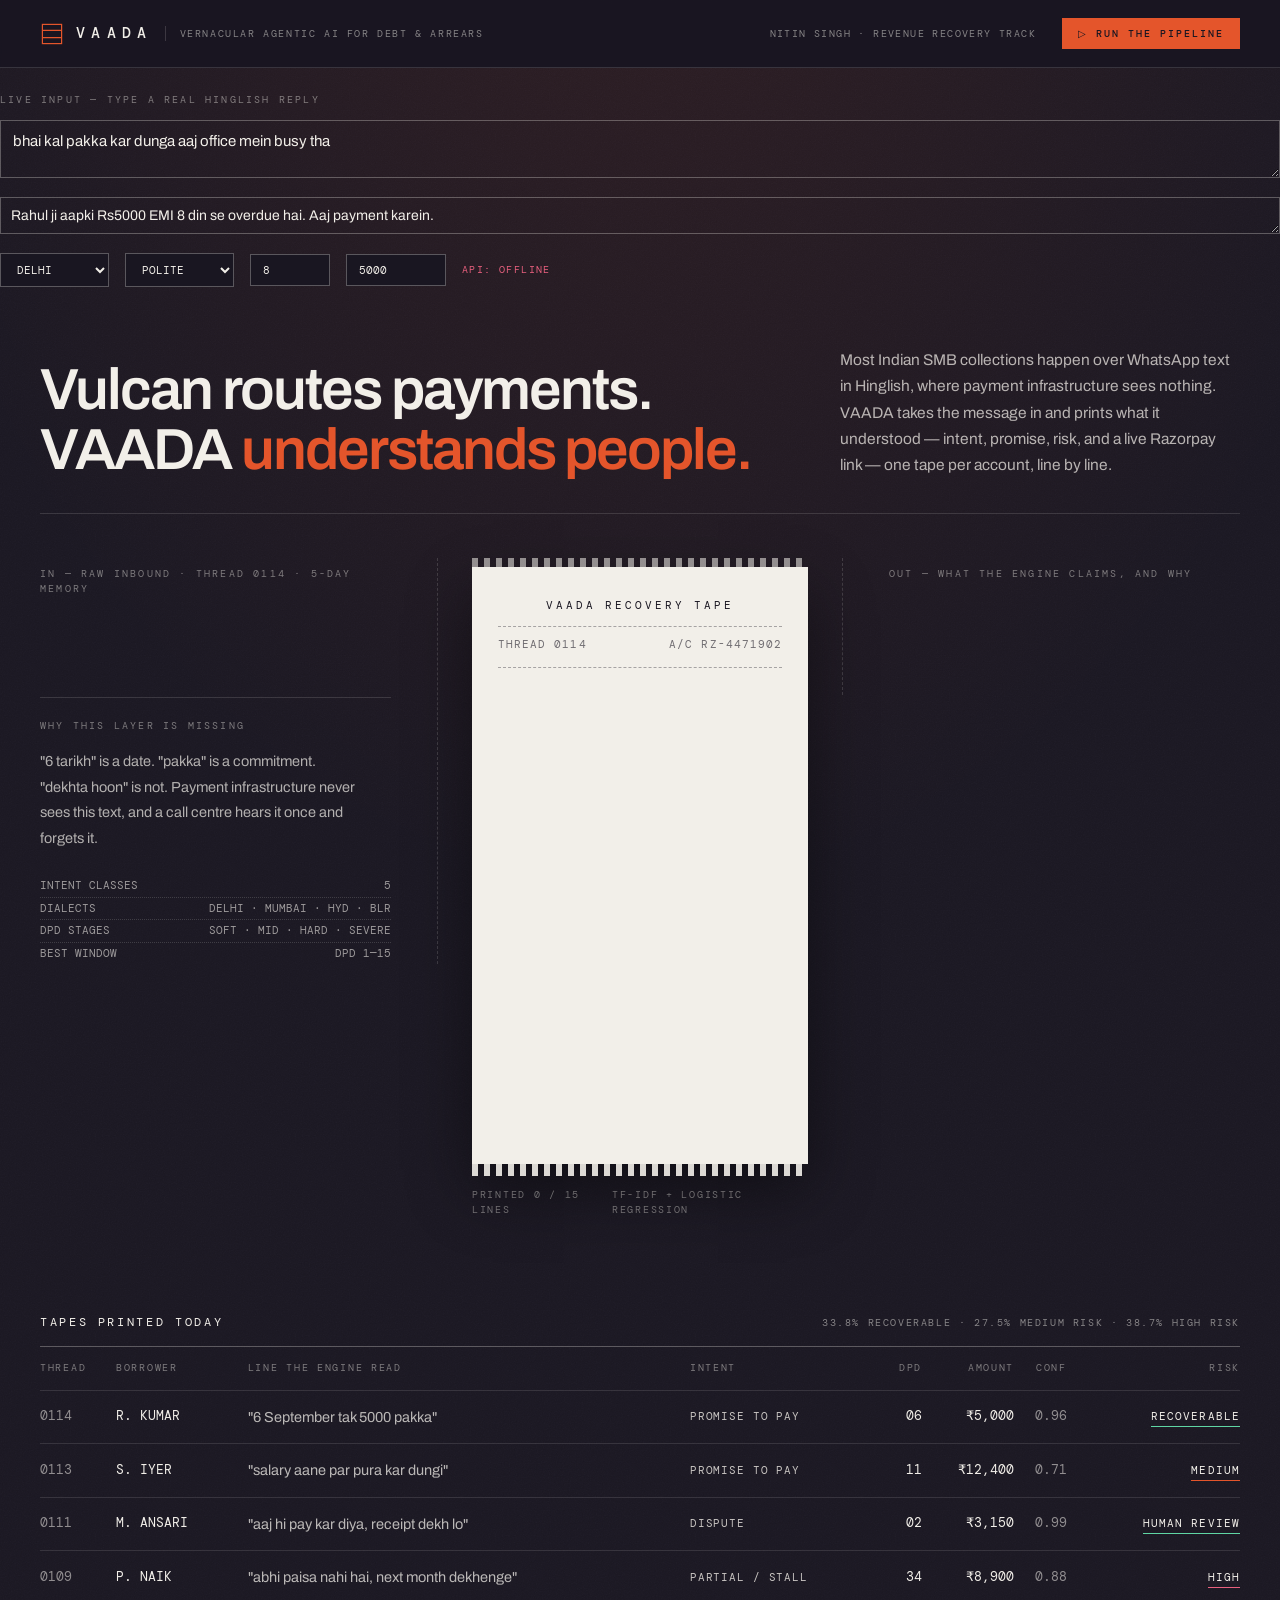
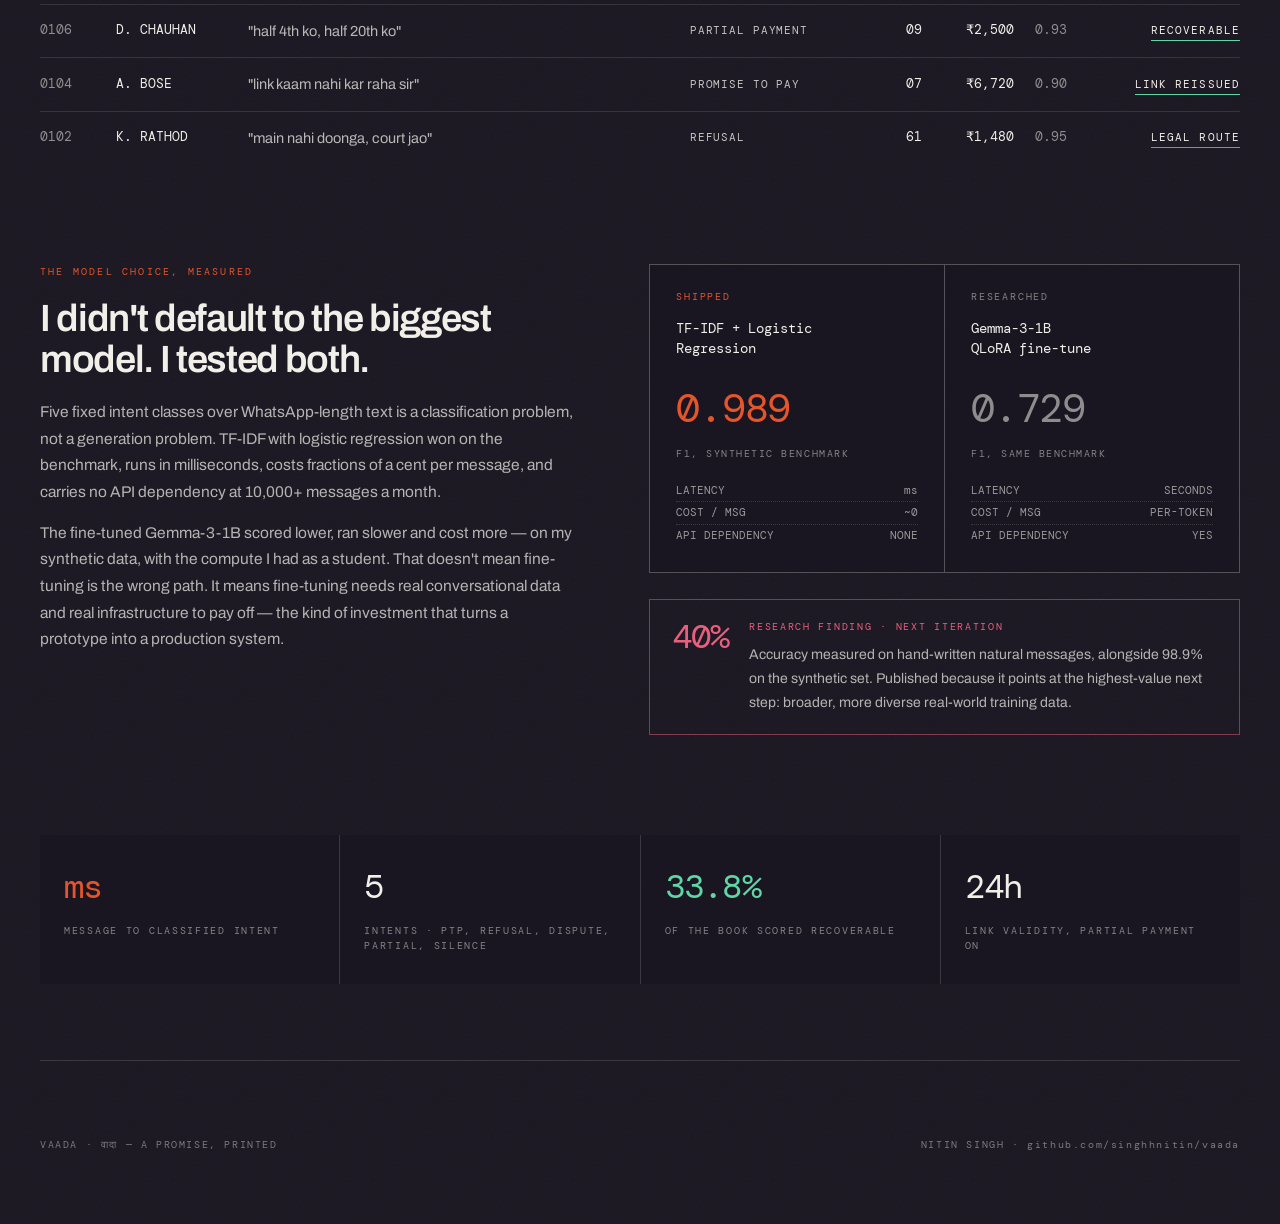
<file: docs/index.html>
<!DOCTYPE html>
<html lang="en">
<head>
<meta charset="utf-8">
<meta name="viewport" content="width=device-width, initial-scale=1">
<title>VAADA — Vernacular Agentic AI for Debt &amp; Arrears</title>
<link rel="preconnect" href="https://fonts.gstatic.com" crossorigin>
<link href="https://fonts.googleapis.com/css2?family=Archivo:wght@400;500;600;700&family=DM+Mono:wght@400;500&display=swap" rel="stylesheet">
<link rel="stylesheet" href="styles.css">
</head>
<body>

<nav class="nav">
  <div class="brand">
    <svg viewBox="0 0 40 40" width="24" height="24"><g fill="none" stroke="#E4552B" stroke-width="2"><rect x="4" y="4" width="32" height="32"/><path d="M4 14h32M4 26h32"/></g></svg>
    <span class="brand-word">VAADA</span>
    <span class="brand-sub">VERNACULAR AGENTIC AI FOR DEBT &amp; ARREARS</span>
  </div>
  <div class="nav-meta">NITIN SINGH · REVENUE RECOVERY TRACK</div>
  <button class="run" id="run" type="button">▷ RUN THE PIPELINE</button>
</nav>

<div class="wrap" style="padding:24px 0 0">
  <div class="kicker" style="margin-bottom:12px">LIVE INPUT — TYPE A REAL HINGLISH REPLY</div>
  <textarea id="in-reply" rows="2" placeholder="e.g. bhai kal pakka kar dunga aaj busy tha"
    style="width:100%;background:transparent;border:1px solid var(--line-2);color:var(--paper);
    font-family:var(--sans);font-size:15px;padding:12px;margin-bottom:12px;resize:vertical"></textarea>
  <textarea id="in-reminder" rows="1" placeholder="agent reminder e.g. Rahul ji aapki Rs5000 EMI 8 din se overdue hai"
    style="width:100%;background:transparent;border:1px solid var(--line-2);color:var(--paper);
    font-family:var(--sans);font-size:14px;padding:10px;margin-bottom:12px;resize:vertical"></textarea>
  <div style="display:flex;gap:16px;margin-bottom:8px;flex-wrap:wrap;align-items:center">
    <select id="in-region" style="background:var(--ink);color:var(--paper);border:1px solid var(--line-2);padding:8px 12px;font-family:var(--mono);font-size:11px">
      <option value="delhi">DELHI</option><option value="mumbai">MUMBAI</option>
      <option value="hyderabad">HYDERABAD</option><option value="bangalore">BANGALORE</option>
    </select>
    <select id="in-tone" style="background:var(--ink);color:var(--paper);border:1px solid var(--line-2);padding:8px 12px;font-family:var(--mono);font-size:11px">
      <option value="polite">POLITE</option><option value="desperate">DESPERATE</option>
      <option value="evasive">EVASIVE</option><option value="angry">ANGRY</option>
    </select>
    <input id="in-dpd" type="number" value="8" placeholder="DPD" style="width:80px;background:var(--ink);color:var(--paper);border:1px solid var(--line-2);padding:8px 12px;font-family:var(--mono);font-size:11px">
    <input id="in-amount" type="number" value="5000" placeholder="Amount" style="width:100px;background:var(--ink);color:var(--paper);border:1px solid var(--line-2);padding:8px 12px;font-family:var(--mono);font-size:11px">
    <span id="api-status" style="font-family:var(--mono);font-size:10px;letter-spacing:.14em;color:rgba(242,239,233,.4)">API: checking...</span>
  </div>
</div>

<div class="wrap">
  <header class="hero">
    <h1>Vulcan routes payments.<br>VAADA <span>understands people.</span></h1>
    <p>Most Indian SMB collections happen over WhatsApp text in Hinglish, where payment infrastructure sees nothing. VAADA takes the message in and prints what it understood — intent, promise, risk, and a live Razorpay link — one tape per account, line by line.</p>
  </header>
</div>

<div class="wrap stage">
  <section class="col-in">
    <div class="kicker" style="margin-bottom:26px">IN — RAW INBOUND · THREAD 0114 · 5-DAY MEMORY</div>
    <div id="thread"></div>
    <div class="feeding" id="feeding">
      <svg viewBox="0 0 24 24" width="14" height="14"><g fill="none" stroke="#E4552B" stroke-width="1.5"><circle cx="12" cy="12" r="9"/><path d="M12 3v4"/></g></svg>
      <span>TAPE FEEDING</span>
    </div>
    <div class="note-block">
      <div class="kicker" style="margin-bottom:16px">WHY THIS LAYER IS MISSING</div>
      <p>"6 tarikh" is a date. "pakka" is a commitment. "dekhta hoon" is not. Payment infrastructure never sees this text, and a call centre hears it once and forgets it.</p>
      <div class="kv">
        <div><span>INTENT CLASSES</span><span>5</span></div>
        <div><span>DIALECTS</span><span>DELHI · MUMBAI · HYD · BLR</span></div>
        <div><span>DPD STAGES</span><span>SOFT · MID · HARD · SEVERE</span></div>
        <div><span>BEST WINDOW</span><span>DPD 1—15</span></div>
      </div>
    </div>
  </section>

  <section class="tape-col">
    <div class="perf" style="position:absolute;left:34px;right:34px;top:0"></div>
    <div class="tape">
      <div class="tape-title">VAADA RECOVERY TAPE</div>
      <div class="tape-folio"><span>THREAD 0114</span><span>A/C RZ-4471902</span></div>
      <div class="tape-body"><div id="tape"></div><div class="caret" id="caret" hidden>█</div></div>
      <div class="stub" id="stub">
        <div class="stub-label">RAZORPAY PAYMENT LINK · CREATED</div>
        <div style="margin-top:8px"><a href="#stub" id="link-out">rzp.io/rzp/VD4471902</a></div>
        <div class="barcode" id="barcode"></div>
        <div class="stub-fine">PARTIAL PAYMENT ENABLED · EXPIRES 24H · SENT TO THE SAME THREAD</div>
        <div class="stub-end">— END OF ENTRY —</div>
      </div>
    </div>
    <div class="perf-bottom"></div>
    <div class="tape-foot"><span id="printed">PRINTED 0 / 15 LINES</span><span>TF-IDF + LOGISTIC REGRESSION</span></div>
  </section>

  <section class="col-out">
    <div class="kicker" style="margin-bottom:26px">OUT — WHAT THE ENGINE CLAIMS, AND WHY</div>
    <div id="notes"></div>
    <div class="guard" id="guard">
      <div><span>RBI CONDUCT</span><span style="color:var(--mint)">NO THREATS · NO FAMILY CONTACT</span></div>
      <div><span>DISPUTE</span><span>ROUTED TO A HUMAN, ALWAYS</span></div>
      <div><span>REFUSAL</span><span>LEGAL NOTICE WORKFLOW</span></div>
      <div><span>ENTRY</span><span>IMMUTABLE, WITH ITS SOURCE LINE</span></div>
    </div>
  </section>
</div>

<div class="wrap" style="padding-top:96px">
  <div class="sec-head">
    <div class="t">TAPES PRINTED TODAY</div>
    <div class="m">33.8% RECOVERABLE · 27.5% MEDIUM RISK · 38.7% HIGH RISK</div>
  </div>
  <table class="reg">
    <thead><tr>
      <th>THREAD</th><th>BORROWER</th><th>LINE THE ENGINE READ</th><th>INTENT</th>
      <th>DPD</th><th>AMOUNT</th><th>CONF</th><th>RISK</th>
    </tr></thead>
    <tbody id="register"></tbody>
  </table>
</div>

<div class="wrap">
  <section class="model">
    <div>
      <div class="kicker" style="color:var(--vermilion);margin-bottom:18px">THE MODEL CHOICE, MEASURED</div>
      <h2>I didn't default to the biggest model. I tested both.</h2>
      <p>Five fixed intent classes over WhatsApp-length text is a classification problem, not a generation problem. TF-IDF with logistic regression won on the benchmark, runs in milliseconds, costs fractions of a cent per message, and carries no API dependency at 10,000+ messages a month.</p>
      <p>The fine-tuned Gemma-3-1B scored lower, ran slower and cost more — on my synthetic data, with the compute I had as a student. That doesn't mean fine-tuning is the wrong path. It means fine-tuning needs real conversational data and real infrastructure to pay off — the kind of investment that turns a prototype into a production system.</p>
    </div>
    <div>
      <div class="compare">
        <div class="cell">
          <div class="tag" style="color:var(--vermilion)">SHIPPED</div>
          <div class="name">TF-IDF + Logistic<br>Regression</div>
          <div class="score" style="color:var(--vermilion)">0.989</div>
          <div class="score-l">F1, SYNTHETIC BENCHMARK</div>
          <div class="kv">
            <div><span>LATENCY</span><span>ms</span></div>
            <div><span>COST / MSG</span><span>~0</span></div>
            <div><span>API DEPENDENCY</span><span>NONE</span></div>
          </div>
        </div>
        <div style="background:var(--line)"></div>
        <div class="cell">
          <div class="tag" style="color:var(--mute)">RESEARCHED</div>
          <div class="name">Gemma-3-1B<br>QLoRA fine-tune</div>
          <div class="score" style="color:rgba(242,239,233,.55)">0.729</div>
          <div class="score-l">F1, SAME BENCHMARK</div>
          <div class="kv">
            <div><span>LATENCY</span><span>SECONDS</span></div>
            <div><span>COST / MSG</span><span>PER-TOKEN</span></div>
            <div><span>API DEPENDENCY</span><span>YES</span></div>
          </div>
        </div>
      </div>
      <div class="finding">
        <div class="num">40%</div>
        <div>
          <div class="l">RESEARCH FINDING · NEXT ITERATION</div>
          <div class="b">Accuracy measured on hand-written natural messages, alongside 98.9% on the synthetic set. Published because it points at the highest-value next step: broader, more diverse real-world training data.</div>
        </div>
      </div>
    </div>
  </section>

  <section class="metrics">
    <div class="metric"><div class="n" style="color:var(--vermilion)">ms</div><div class="l">MESSAGE TO CLASSIFIED INTENT</div></div>
    <div class="metric"><div class="n">5</div><div class="l">INTENTS · PTP, REFUSAL, DISPUTE, PARTIAL, SILENCE</div></div>
    <div class="metric"><div class="n" style="color:var(--mint)">33.8%</div><div class="l">OF THE BOOK SCORED RECOVERABLE</div></div>
    <div class="metric"><div class="n">24h</div><div class="l">LINK VALIDITY, PARTIAL PAYMENT ON</div></div>
  </section>

  <footer class="foot">
    <span>VAADA · वादा — A PROMISE, PRINTED</span>
    <span>NITIN SINGH · github.com/singhhnitin/vaada</span>
  </footer>
</div>

<script src="script.js"></script>
</body>
</html>
</file>
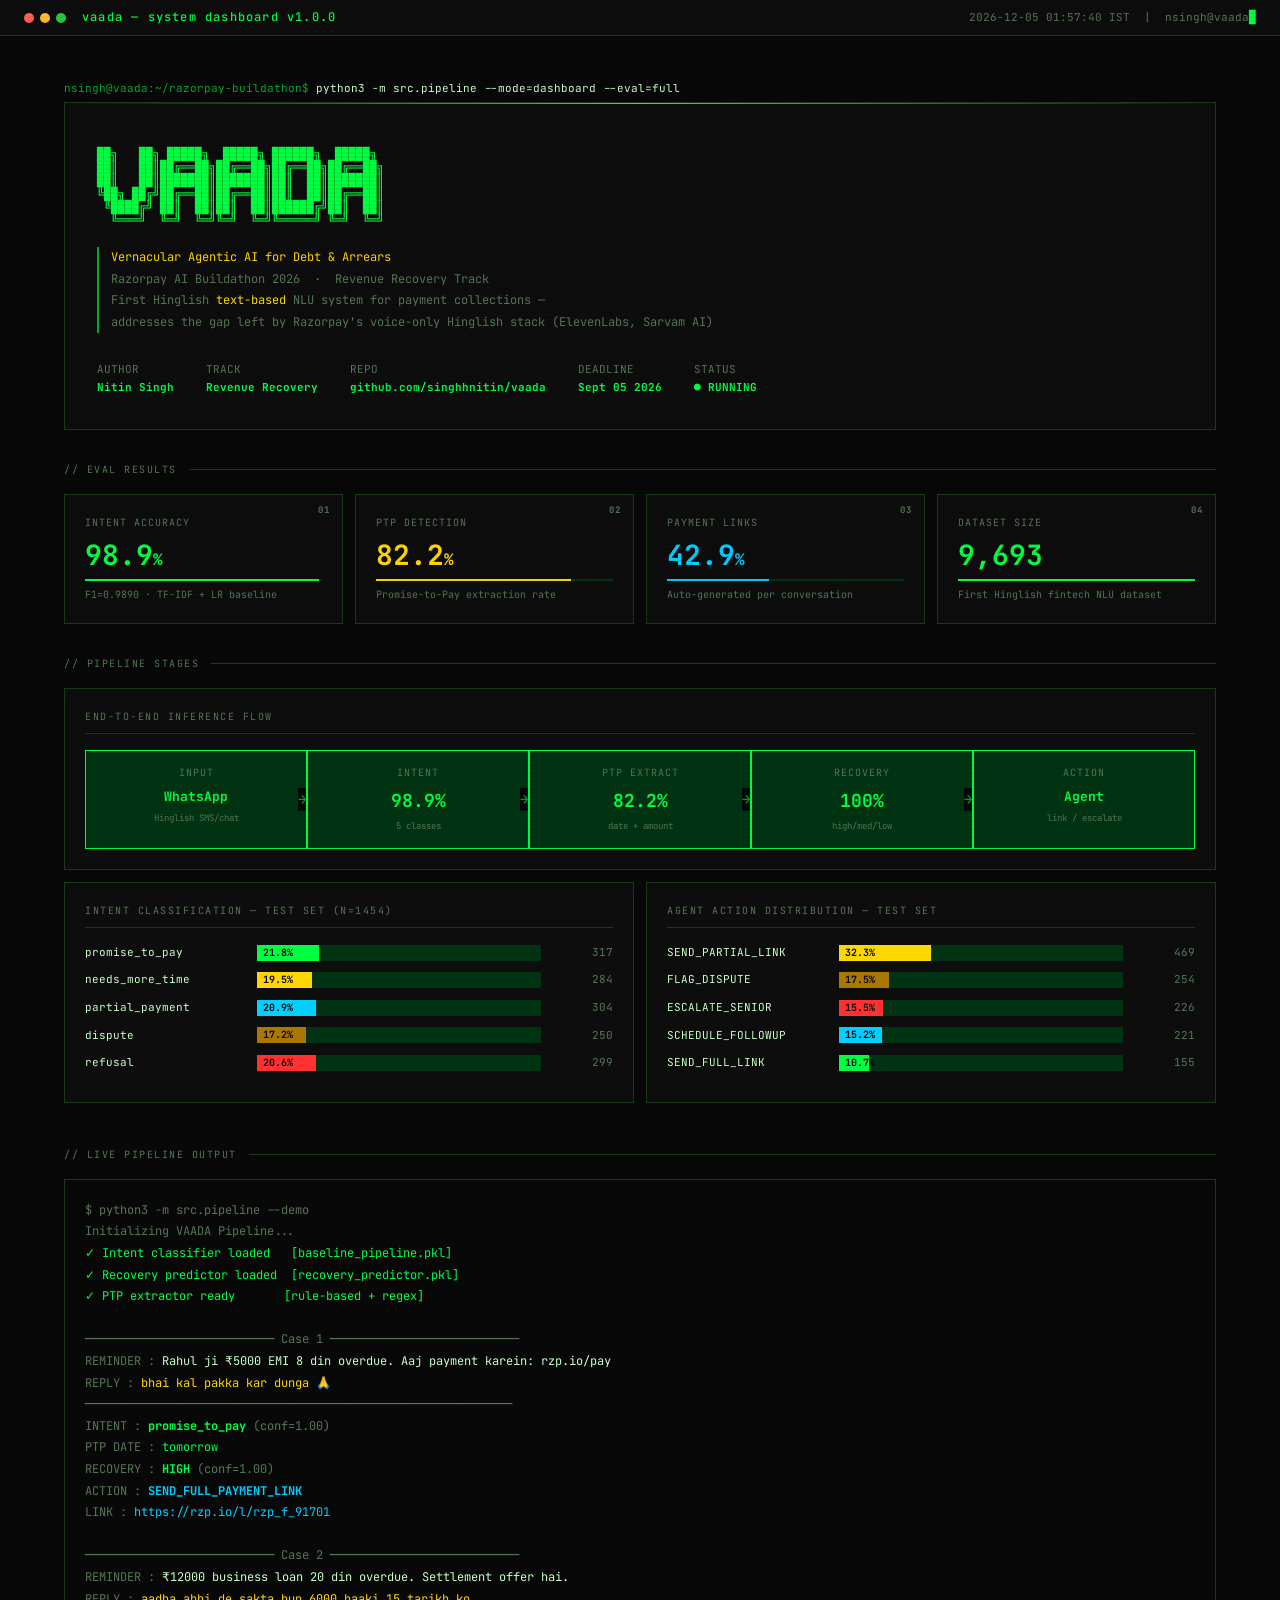
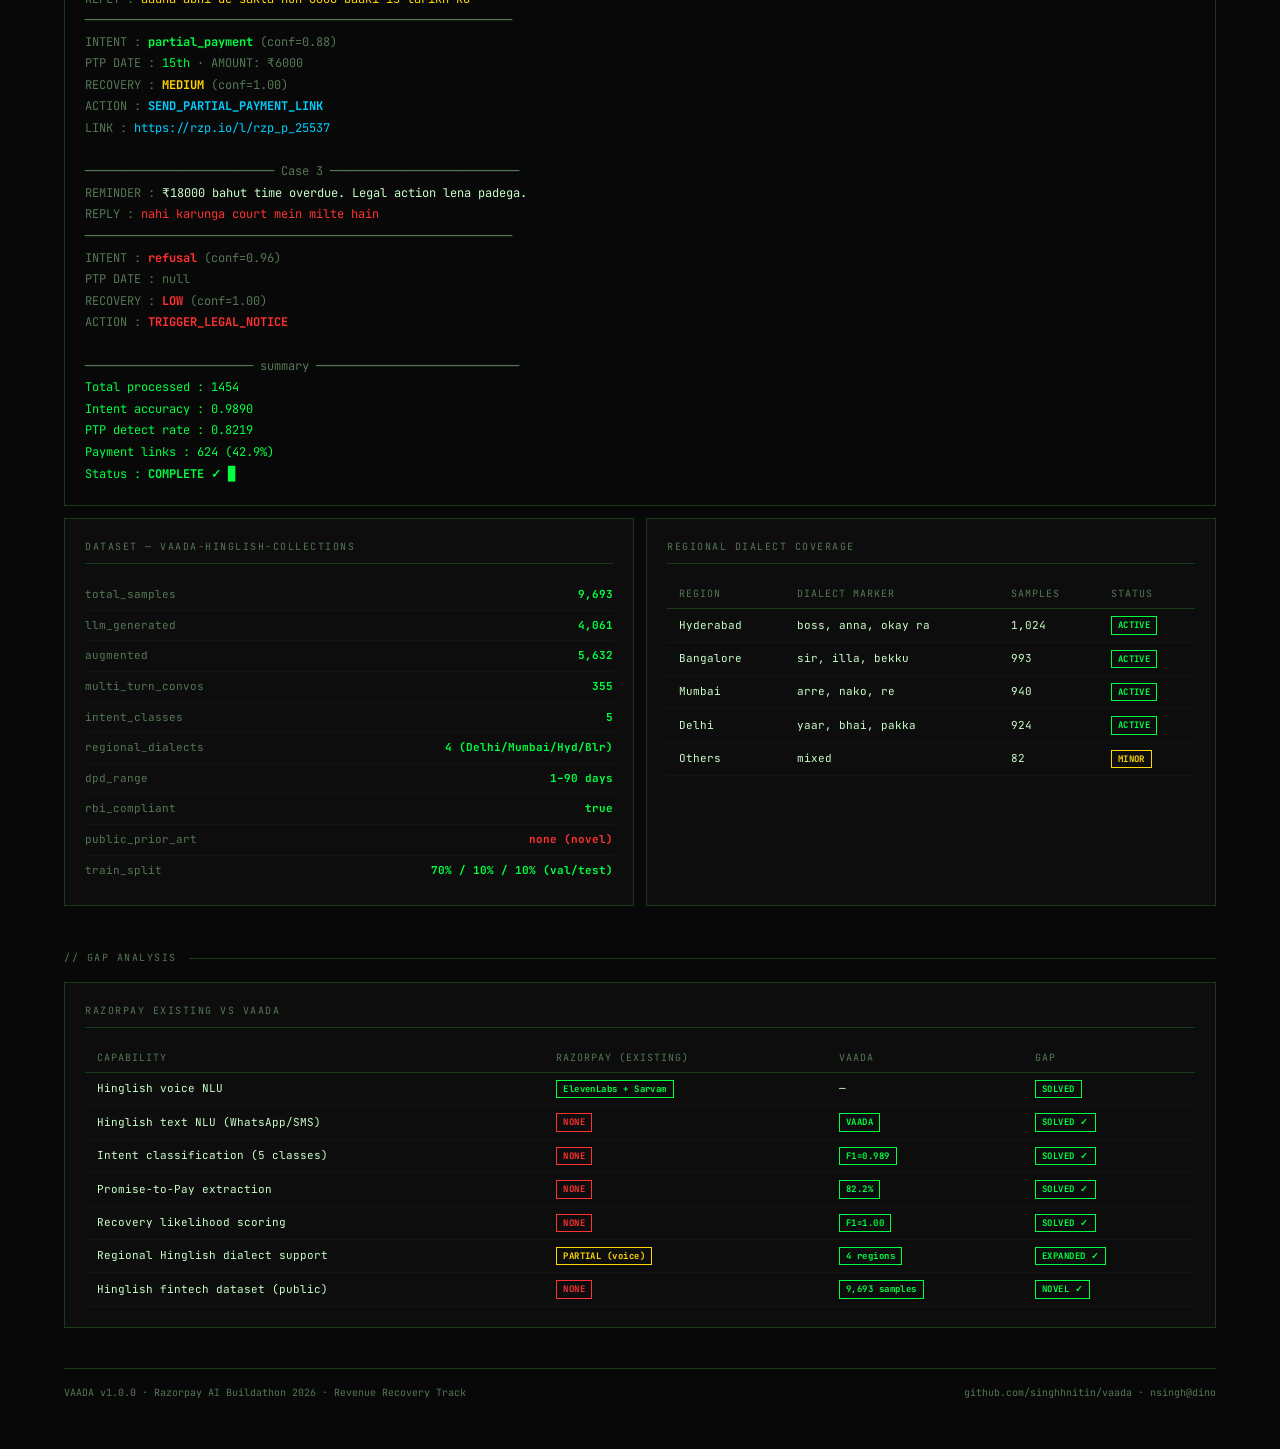
<file: outputs/dashboard.html>
<!DOCTYPE html>
<html lang="en">
<head>
<meta charset="UTF-8">
<meta name="viewport" content="width=device-width, initial-scale=1.0">
<title>VAADA :: System Dashboard</title>
<style>
  @import url('https://fonts.googleapis.com/css2?family=JetBrains+Mono:wght@300;400;500;700&display=swap');

  *, *::before, *::after { box-sizing: border-box; margin: 0; padding: 0; }

  :root {
    --green:      #00ff41;
    --green-dim:  #00aa29;
    --green-faint:#003311;
    --yellow:     #ffd700;
    --red:        #ff3131;
    --blue:       #00cfff;
    --bg:         #080808;
    --bg2:        #0d0d0d;
    --bg3:        #111111;
    --border:     #1a3a1a;
    --text:       #c8ffc8;
    --text-dim:   #557755;
  }

  html { scroll-behavior: smooth; }

  body {
    background: var(--bg);
    color: var(--green);
    font-family: 'JetBrains Mono', 'Courier New', monospace;
    font-size: 13px;
    line-height: 1.6;
    min-height: 100vh;
    padding: 0;
  }

  /* scanline overlay */
  body::before {
    content: '';
    position: fixed;
    inset: 0;
    background: repeating-linear-gradient(
      0deg,
      transparent,
      transparent 2px,
      rgba(0,0,0,0.04) 2px,
      rgba(0,0,0,0.04) 4px
    );
    pointer-events: none;
    z-index: 9999;
  }

  /* ── TOP BAR ── */
  .topbar {
    background: var(--bg2);
    border-bottom: 1px solid var(--border);
    padding: 8px 24px;
    display: flex;
    align-items: center;
    justify-content: space-between;
    position: sticky;
    top: 0;
    z-index: 100;
  }

  .topbar-left { display: flex; align-items: center; gap: 16px; }

  .dot { width: 10px; height: 10px; border-radius: 50%; display: inline-block; }
  .dot-red    { background: #ff5f57; }
  .dot-yellow { background: #febc2e; }
  .dot-green  { background: #28c840; }
  .dots { display: flex; gap: 6px; }

  .topbar-title { color: var(--green); font-size: 12px; font-weight: 500; letter-spacing: 0.1em; }
  .topbar-right  { color: var(--text-dim); font-size: 11px; }

  .blink {
    animation: blink 1s step-end infinite;
    color: var(--green);
  }
  @keyframes blink { 0%,100%{opacity:1} 50%{opacity:0} }

  /* ── MAIN LAYOUT ── */
  .shell {
    max-width: 1200px;
    margin: 0 auto;
    padding: 24px 24px 48px;
  }

  /* ── PROMPT LINES ── */
  .prompt {
    color: var(--text-dim);
    margin-bottom: 4px;
    font-size: 11px;
  }
  .prompt .ps1 { color: var(--green-dim); }
  .prompt .cmd { color: var(--text); }

  /* ── HERO ── */
  .hero {
    border: 1px solid var(--border);
    background: var(--bg2);
    padding: 32px;
    margin-bottom: 24px;
    position: relative;
    overflow: hidden;
  }

  .hero::before {
    content: '';
    position: absolute;
    top: 0; left: 0; right: 0;
    height: 1px;
    background: linear-gradient(90deg, transparent, var(--green), transparent);
  }

  .ascii-logo {
    font-size: 11px;
    line-height: 1.2;
    color: var(--green);
    font-weight: 700;
    letter-spacing: 0;
    margin-bottom: 20px;
    white-space: pre;
  }

  .hero-sub {
    color: var(--text-dim);
    font-size: 12px;
    margin-bottom: 28px;
    border-left: 2px solid var(--green-dim);
    padding-left: 12px;
    line-height: 1.8;
  }
  .hero-sub span { color: var(--yellow); }

  .hero-meta {
    display: flex;
    gap: 32px;
    flex-wrap: wrap;
  }

  .hero-meta-item { font-size: 11px; }
  .hero-meta-item .label { color: var(--text-dim); }
  .hero-meta-item .value { color: var(--green); font-weight: 700; }

  /* ── SECTION HEADER ── */
  .section-header {
    display: flex;
    align-items: center;
    gap: 12px;
    margin-bottom: 16px;
    margin-top: 32px;
  }

  .section-header .tag {
    color: var(--text-dim);
    font-size: 10px;
    letter-spacing: 0.15em;
    text-transform: uppercase;
  }

  .section-header .line {
    flex: 1;
    height: 1px;
    background: var(--border);
  }

  /* ── METRICS GRID ── */
  .metrics-grid {
    display: grid;
    grid-template-columns: repeat(4, 1fr);
    gap: 12px;
    margin-bottom: 24px;
  }

  .metric-card {
    border: 1px solid var(--border);
    background: var(--bg2);
    padding: 20px;
    position: relative;
  }

  .metric-card::after {
    content: attr(data-index);
    position: absolute;
    top: 8px;
    right: 12px;
    font-size: 9px;
    color: var(--text-dim);
    font-weight: 700;
    letter-spacing: 0.1em;
  }

  .metric-label {
    font-size: 10px;
    color: var(--text-dim);
    text-transform: uppercase;
    letter-spacing: 0.1em;
    margin-bottom: 10px;
  }

  .metric-value {
    font-size: 28px;
    font-weight: 700;
    color: var(--green);
    line-height: 1;
    margin-bottom: 8px;
  }

  .metric-value.yellow { color: var(--yellow); }
  .metric-value.blue   { color: var(--blue); }

  .metric-bar {
    height: 2px;
    background: var(--green-faint);
    margin-top: 10px;
  }

  .metric-bar-fill {
    height: 100%;
    background: var(--green);
    transition: width 1.5s cubic-bezier(.4,0,.2,1);
  }

  .metric-bar-fill.yellow { background: var(--yellow); }
  .metric-bar-fill.blue   { background: var(--blue); }

  .metric-sub {
    font-size: 10px;
    color: var(--text-dim);
    margin-top: 6px;
  }

  /* ── TABLE CARD ── */
  .card {
    border: 1px solid var(--border);
    background: var(--bg2);
    padding: 20px;
    margin-bottom: 12px;
  }

  .card-title {
    font-size: 10px;
    color: var(--text-dim);
    text-transform: uppercase;
    letter-spacing: 0.15em;
    margin-bottom: 16px;
    padding-bottom: 8px;
    border-bottom: 1px solid var(--border);
  }

  /* ── ASCII BAR CHART ── */
  .bar-row {
    display: flex;
    align-items: center;
    gap: 12px;
    margin-bottom: 10px;
    font-size: 12px;
  }

  .bar-label {
    width: 160px;
    color: var(--text);
    flex-shrink: 0;
    font-size: 11px;
  }

  .bar-track {
    flex: 1;
    height: 16px;
    background: var(--green-faint);
    position: relative;
    overflow: hidden;
  }

  .bar-fill {
    height: 100%;
    background: var(--green);
    display: flex;
    align-items: center;
    padding-left: 6px;
    font-size: 10px;
    color: var(--bg);
    font-weight: 700;
    transition: width 1.5s cubic-bezier(.4,0,.2,1);
  }

  .bar-fill.yellow { background: var(--yellow); }
  .bar-fill.blue   { background: var(--blue); }
  .bar-fill.red    { background: var(--red); }

  .bar-count {
    width: 60px;
    text-align: right;
    color: var(--text-dim);
    font-size: 11px;
    flex-shrink: 0;
  }

  /* ── TWO COLS ── */
  .two-col {
    display: grid;
    grid-template-columns: 1fr 1fr;
    gap: 12px;
  }

  /* ── PIPELINE ── */
  .pipeline {
    display: flex;
    align-items: stretch;
    gap: 0;
    margin-top: 4px;
  }

  .pipe-stage {
    flex: 1;
    border: 1px solid var(--border);
    background: var(--bg3);
    padding: 14px 12px;
    position: relative;
    text-align: center;
  }

  .pipe-stage.active {
    border-color: var(--green);
    background: var(--green-faint);
  }

  .pipe-stage + .pipe-stage::before {
    content: '→';
    position: absolute;
    left: -10px;
    top: 50%;
    transform: translateY(-50%);
    color: var(--green-dim);
    z-index: 1;
    background: var(--bg);
    font-size: 14px;
  }

  .pipe-name {
    font-size: 10px;
    color: var(--text-dim);
    text-transform: uppercase;
    letter-spacing: 0.1em;
    margin-bottom: 6px;
  }

  .pipe-metric {
    font-size: 18px;
    font-weight: 700;
    color: var(--green);
  }

  .pipe-sub {
    font-size: 9px;
    color: var(--text-dim);
    margin-top: 4px;
  }

  /* ── LIVE TERMINAL ── */
  .live-terminal {
    background: var(--bg);
    border: 1px solid var(--border);
    padding: 20px;
    font-size: 12px;
    line-height: 1.8;
    margin-bottom: 12px;
    min-height: 200px;
  }

  .t-green  { color: var(--green); }
  .t-yellow { color: var(--yellow); }
  .t-blue   { color: var(--blue); }
  .t-red    { color: var(--red); }
  .t-dim    { color: var(--text-dim); }
  .t-white  { color: var(--text); }
  .t-bold   { font-weight: 700; }

  /* ── REGION TABLE ── */
  .tbl {
    width: 100%;
    border-collapse: collapse;
    font-size: 11px;
  }

  .tbl th {
    color: var(--text-dim);
    text-align: left;
    padding: 6px 12px;
    border-bottom: 1px solid var(--border);
    font-weight: 400;
    text-transform: uppercase;
    letter-spacing: 0.1em;
    font-size: 10px;
  }

  .tbl td {
    padding: 7px 12px;
    border-bottom: 1px solid #0d1a0d;
    color: var(--text);
  }

  .tbl tr:hover td { background: var(--green-faint); }

  .badge {
    display: inline-block;
    padding: 1px 6px;
    font-size: 9px;
    border: 1px solid;
    font-weight: 700;
    letter-spacing: 0.05em;
  }
  .badge-green  { border-color: var(--green);  color: var(--green); }
  .badge-yellow { border-color: var(--yellow); color: var(--yellow); }
  .badge-red    { border-color: var(--red);    color: var(--red); }
  .badge-blue   { border-color: var(--blue);   color: var(--blue); }

  /* ── DATASET STATS ── */
  .stat-row {
    display: flex;
    justify-content: space-between;
    padding: 6px 0;
    border-bottom: 1px solid #0d1a0d;
    font-size: 11px;
  }

  .stat-row:last-child { border-bottom: none; }
  .stat-key   { color: var(--text-dim); }
  .stat-value { color: var(--green); font-weight: 700; }

  /* ── FOOTER ── */
  .footer {
    margin-top: 40px;
    border-top: 1px solid var(--border);
    padding-top: 16px;
    display: flex;
    justify-content: space-between;
    align-items: center;
    font-size: 10px;
    color: var(--text-dim);
  }

  /* ── ANIMATE IN ── */
  .fade-in {
    opacity: 0;
    transform: translateY(8px);
    animation: fadeIn 0.5s ease forwards;
  }

  @keyframes fadeIn {
    to { opacity: 1; transform: translateY(0); }
  }

  .fade-in:nth-child(1) { animation-delay: 0.1s; }
  .fade-in:nth-child(2) { animation-delay: 0.2s; }
  .fade-in:nth-child(3) { animation-delay: 0.3s; }
  .fade-in:nth-child(4) { animation-delay: 0.4s; }

  @media (max-width: 800px) {
    .metrics-grid { grid-template-columns: 1fr 1fr; }
    .two-col { grid-template-columns: 1fr; }
    .pipeline { flex-direction: column; }
    .pipe-stage + .pipe-stage::before { content: '↓'; left: 50%; top: -10px; transform: translateX(-50%); }
  }
</style>
</head>
<body>

<!-- TOP BAR -->
<div class="topbar">
  <div class="topbar-left">
    <div class="dots">
      <span class="dot dot-red"></span>
      <span class="dot dot-yellow"></span>
      <span class="dot dot-green"></span>
    </div>
    <span class="topbar-title">vaada — system dashboard v1.0.0</span>
  </div>
  <div class="topbar-right">
    <span id="clock"></span> &nbsp;|&nbsp; nsingh@vaada<span class="blink">█</span>
  </div>
</div>

<div class="shell">

  <!-- PROMPT -->
  <div class="prompt" style="margin-top:20px;">
    <span class="ps1">nsingh@vaada:~/razorpay-buildathon$ </span>
    <span class="cmd">python3 -m src.pipeline --mode=dashboard --eval=full</span>
  </div>

  <!-- HERO -->
  <div class="hero">
    <div class="ascii-logo">
██╗   ██╗ █████╗  █████╗ ██████╗  █████╗
██║   ██║██╔══██╗██╔══██╗██╔══██╗██╔══██╗
██║   ██║███████║███████║██║  ██║███████║
╚██╗ ██╔╝██╔══██║██╔══██║██║  ██║██╔══██║
 ╚████╔╝ ██║  ██║██║  ██║██████╔╝██║  ██║
  ╚═══╝  ╚═╝  ╚═╝╚═╝  ╚═╝╚═════╝ ╚═╝  ╚═╝</div>

    <div class="hero-sub">
      <span>Vernacular Agentic AI for Debt &amp; Arrears</span><br>
      Razorpay AI Buildathon 2026 &nbsp;·&nbsp; Revenue Recovery Track<br>
      First Hinglish <span>text-based</span> NLU system for payment collections —<br>
      addresses the gap left by Razorpay's voice-only Hinglish stack (ElevenLabs, Sarvam AI)
    </div>

    <div class="hero-meta">
      <div class="hero-meta-item">
        <div class="label">AUTHOR</div>
        <div class="value">Nitin Singh</div>
      </div>
      <div class="hero-meta-item">
        <div class="label">TRACK</div>
        <div class="value">Revenue Recovery</div>
      </div>
      <div class="hero-meta-item">
        <div class="label">REPO</div>
        <div class="value">github.com/singhhnitin/vaada</div>
      </div>
      <div class="hero-meta-item">
        <div class="label">DEADLINE</div>
        <div class="value">Sept 05 2026</div>
      </div>
      <div class="hero-meta-item">
        <div class="label">STATUS</div>
        <div class="value" style="color:var(--green)">● RUNNING</div>
      </div>
    </div>
  </div>

  <!-- KEY METRICS -->
  <div class="section-header">
    <span class="tag">// eval results</span>
    <div class="line"></div>
  </div>

  <div class="metrics-grid">
    <div class="metric-card fade-in" data-index="01">
      <div class="metric-label">Intent Accuracy</div>
      <div class="metric-value">98.9<span style="font-size:16px">%</span></div>
      <div class="metric-bar"><div class="metric-bar-fill" data-width="98.9"></div></div>
      <div class="metric-sub">F1=0.9890 · TF-IDF + LR baseline</div>
    </div>
    <div class="metric-card fade-in" data-index="02">
      <div class="metric-label">PTP Detection</div>
      <div class="metric-value yellow">82.2<span style="font-size:16px">%</span></div>
      <div class="metric-bar"><div class="metric-bar-fill yellow" data-width="82.2"></div></div>
      <div class="metric-sub">Promise-to-Pay extraction rate</div>
    </div>
    <div class="metric-card fade-in" data-index="03">
      <div class="metric-label">Payment Links</div>
      <div class="metric-value blue">42.9<span style="font-size:16px">%</span></div>
      <div class="metric-bar"><div class="metric-bar-fill blue" data-width="42.9"></div></div>
      <div class="metric-sub">Auto-generated per conversation</div>
    </div>
    <div class="metric-card fade-in" data-index="04">
      <div class="metric-label">Dataset Size</div>
      <div class="metric-value">9,693</div>
      <div class="metric-bar"><div class="metric-bar-fill" data-width="100"></div></div>
      <div class="metric-sub">First Hinglish fintech NLU dataset</div>
    </div>
  </div>

  <!-- PIPELINE -->
  <div class="section-header">
    <span class="tag">// pipeline stages</span>
    <div class="line"></div>
  </div>

  <div class="card">
    <div class="card-title">end-to-end inference flow</div>
    <div class="pipeline">
      <div class="pipe-stage active">
        <div class="pipe-name">Input</div>
        <div class="pipe-metric" style="font-size:13px">WhatsApp</div>
        <div class="pipe-sub">Hinglish SMS/chat</div>
      </div>
      <div class="pipe-stage active">
        <div class="pipe-name">Intent</div>
        <div class="pipe-metric">98.9%</div>
        <div class="pipe-sub">5 classes</div>
      </div>
      <div class="pipe-stage active">
        <div class="pipe-name">PTP Extract</div>
        <div class="pipe-metric">82.2%</div>
        <div class="pipe-sub">date + amount</div>
      </div>
      <div class="pipe-stage active">
        <div class="pipe-name">Recovery</div>
        <div class="pipe-metric">100%</div>
        <div class="pipe-sub">high/med/low</div>
      </div>
      <div class="pipe-stage active">
        <div class="pipe-name">Action</div>
        <div class="pipe-metric" style="font-size:13px">Agent</div>
        <div class="pipe-sub">link / escalate</div>
      </div>
    </div>
  </div>

  <!-- CHARTS ROW -->
  <div class="two-col">

    <!-- INTENT DISTRIBUTION -->
    <div class="card">
      <div class="card-title">intent classification — test set (n=1454)</div>
      <div class="bar-row">
        <div class="bar-label">promise_to_pay</div>
        <div class="bar-track"><div class="bar-fill" data-width="21.8" style="width:0">21.8%</div></div>
        <div class="bar-count">317</div>
      </div>
      <div class="bar-row">
        <div class="bar-label">needs_more_time</div>
        <div class="bar-track"><div class="bar-fill yellow" data-width="19.5" style="width:0">19.5%</div></div>
        <div class="bar-count">284</div>
      </div>
      <div class="bar-row">
        <div class="bar-label">partial_payment</div>
        <div class="bar-track"><div class="bar-fill blue" data-width="20.9" style="width:0">20.9%</div></div>
        <div class="bar-count">304</div>
      </div>
      <div class="bar-row">
        <div class="bar-label">dispute</div>
        <div class="bar-track"><div class="bar-fill" data-width="17.2" style="background:#aa7700;width:0">17.2%</div></div>
        <div class="bar-count">250</div>
      </div>
      <div class="bar-row">
        <div class="bar-label">refusal</div>
        <div class="bar-track"><div class="bar-fill red" data-width="20.6" style="width:0">20.6%</div></div>
        <div class="bar-count">299</div>
      </div>
    </div>

    <!-- AGENT ACTIONS -->
    <div class="card">
      <div class="card-title">agent action distribution — test set</div>
      <div class="bar-row">
        <div class="bar-label">SEND_PARTIAL_LINK</div>
        <div class="bar-track"><div class="bar-fill yellow" data-width="32.3" style="width:0">32.3%</div></div>
        <div class="bar-count">469</div>
      </div>
      <div class="bar-row">
        <div class="bar-label">FLAG_DISPUTE</div>
        <div class="bar-track"><div class="bar-fill" data-width="17.5" style="background:#aa7700;width:0">17.5%</div></div>
        <div class="bar-count">254</div>
      </div>
      <div class="bar-row">
        <div class="bar-label">ESCALATE_SENIOR</div>
        <div class="bar-track"><div class="bar-fill red" data-width="15.5" style="width:0">15.5%</div></div>
        <div class="bar-count">226</div>
      </div>
      <div class="bar-row">
        <div class="bar-label">SCHEDULE_FOLLOWUP</div>
        <div class="bar-track"><div class="bar-fill blue" data-width="15.2" style="width:0">15.2%</div></div>
        <div class="bar-count">221</div>
      </div>
      <div class="bar-row">
        <div class="bar-label">SEND_FULL_LINK</div>
        <div class="bar-track"><div class="bar-fill" data-width="10.7" style="width:0">10.7%</div></div>
        <div class="bar-count">155</div>
      </div>
    </div>
  </div>

  <!-- LIVE DEMO OUTPUT -->
  <div class="section-header">
    <span class="tag">// live pipeline output</span>
    <div class="line"></div>
  </div>

  <div class="live-terminal" id="terminal-out">
    <span class="t-dim">$ python3 -m src.pipeline --demo</span><br>
    <span class="t-dim">Initializing VAADA Pipeline...</span><br>
    <span class="t-green">✓ Intent classifier loaded &nbsp;&nbsp;[baseline_pipeline.pkl]</span><br>
    <span class="t-green">✓ Recovery predictor loaded &nbsp;[recovery_predictor.pkl]</span><br>
    <span class="t-green">✓ PTP extractor ready &nbsp;&nbsp;&nbsp;&nbsp;&nbsp;&nbsp;[rule-based + regex]</span><br>
    <br>
    <span class="t-dim">─────────────────────────── Case 1 ───────────────────────────</span><br>
    <span class="t-dim">REMINDER : </span><span class="t-white">Rahul ji ₹5000 EMI 8 din overdue. Aaj payment karein: rzp.io/pay</span><br>
    <span class="t-dim">REPLY    : </span><span class="t-yellow">bhai kal pakka kar dunga 🙏</span><br>
    <span class="t-dim">─────────────────────────────────────────────────────────────</span><br>
    <span class="t-dim">INTENT   : </span><span class="t-green t-bold">promise_to_pay</span><span class="t-dim"> (conf=1.00)</span><br>
    <span class="t-dim">PTP DATE : </span><span class="t-green">tomorrow</span><br>
    <span class="t-dim">RECOVERY : </span><span class="t-green t-bold">HIGH</span><span class="t-dim"> (conf=1.00)</span><br>
    <span class="t-dim">ACTION   : </span><span class="t-blue t-bold">SEND_FULL_PAYMENT_LINK</span><br>
    <span class="t-dim">LINK     : </span><span class="t-blue">https://rzp.io/l/rzp_f_91701</span><br>
    <br>
    <span class="t-dim">─────────────────────────── Case 2 ───────────────────────────</span><br>
    <span class="t-dim">REMINDER : </span><span class="t-white">₹12000 business loan 20 din overdue. Settlement offer hai.</span><br>
    <span class="t-dim">REPLY    : </span><span class="t-yellow">aadha abhi de sakta hun 6000 baaki 15 tarikh ko</span><br>
    <span class="t-dim">─────────────────────────────────────────────────────────────</span><br>
    <span class="t-dim">INTENT   : </span><span class="t-green t-bold">partial_payment</span><span class="t-dim"> (conf=0.88)</span><br>
    <span class="t-dim">PTP DATE : </span><span class="t-green">15th</span><span class="t-dim"> · AMOUNT: ₹6000</span><br>
    <span class="t-dim">RECOVERY : </span><span class="t-yellow t-bold">MEDIUM</span><span class="t-dim"> (conf=1.00)</span><br>
    <span class="t-dim">ACTION   : </span><span class="t-blue t-bold">SEND_PARTIAL_PAYMENT_LINK</span><br>
    <span class="t-dim">LINK     : </span><span class="t-blue">https://rzp.io/l/rzp_p_25537</span><br>
    <br>
    <span class="t-dim">─────────────────────────── Case 3 ───────────────────────────</span><br>
    <span class="t-dim">REMINDER : </span><span class="t-white">₹18000 bahut time overdue. Legal action lena padega.</span><br>
    <span class="t-dim">REPLY    : </span><span class="t-red">nahi karunga court mein milte hain</span><br>
    <span class="t-dim">─────────────────────────────────────────────────────────────</span><br>
    <span class="t-dim">INTENT   : </span><span class="t-red t-bold">refusal</span><span class="t-dim"> (conf=0.96)</span><br>
    <span class="t-dim">PTP DATE : </span><span class="t-dim">null</span><br>
    <span class="t-dim">RECOVERY : </span><span class="t-red t-bold">LOW</span><span class="t-dim"> (conf=1.00)</span><br>
    <span class="t-dim">ACTION   : </span><span class="t-red t-bold">TRIGGER_LEGAL_NOTICE</span><br>
    <br>
    <span class="t-dim">──────────────────────── summary ─────────────────────────────</span><br>
    <span class="t-green">Total processed : 1454</span><br>
    <span class="t-green">Intent accuracy : 0.9890</span><br>
    <span class="t-green">PTP detect rate : 0.8219</span><br>
    <span class="t-green">Payment links   : 624 (42.9%)</span><br>
    <span class="t-green">Status          : </span><span class="t-green t-bold">COMPLETE ✓</span><span class="blink"> █</span>
  </div>

  <!-- DATASET + REGION -->
  <div class="two-col">

    <div class="card">
      <div class="card-title">dataset — vaada-hinglish-collections</div>
      <div class="stat-row"><span class="stat-key">total_samples</span><span class="stat-value">9,693</span></div>
      <div class="stat-row"><span class="stat-key">llm_generated</span><span class="stat-value">4,061</span></div>
      <div class="stat-row"><span class="stat-key">augmented</span><span class="stat-value">5,632</span></div>
      <div class="stat-row"><span class="stat-key">multi_turn_convos</span><span class="stat-value">355</span></div>
      <div class="stat-row"><span class="stat-key">intent_classes</span><span class="stat-value">5</span></div>
      <div class="stat-row"><span class="stat-key">regional_dialects</span><span class="stat-value">4 (Delhi/Mumbai/Hyd/Blr)</span></div>
      <div class="stat-row"><span class="stat-key">dpd_range</span><span class="stat-value">1–90 days</span></div>
      <div class="stat-row"><span class="stat-key">rbi_compliant</span><span class="stat-value">true</span></div>
      <div class="stat-row"><span class="stat-key">public_prior_art</span><span class="stat-value" style="color:var(--red)">none (novel)</span></div>
      <div class="stat-row"><span class="stat-key">train_split</span><span class="stat-value">70% / 10% / 10% (val/test)</span></div>
    </div>

    <div class="card">
      <div class="card-title">regional dialect coverage</div>
      <table class="tbl">
        <thead>
          <tr>
            <th>Region</th>
            <th>Dialect Marker</th>
            <th>Samples</th>
            <th>Status</th>
          </tr>
        </thead>
        <tbody>
          <tr>
            <td>Hyderabad</td>
            <td class="t-dim">boss, anna, okay ra</td>
            <td>1,024</td>
            <td><span class="badge badge-green">ACTIVE</span></td>
          </tr>
          <tr>
            <td>Bangalore</td>
            <td class="t-dim">sir, illa, bekku</td>
            <td>993</td>
            <td><span class="badge badge-green">ACTIVE</span></td>
          </tr>
          <tr>
            <td>Mumbai</td>
            <td class="t-dim">arre, nako, re</td>
            <td>940</td>
            <td><span class="badge badge-green">ACTIVE</span></td>
          </tr>
          <tr>
            <td>Delhi</td>
            <td class="t-dim">yaar, bhai, pakka</td>
            <td>924</td>
            <td><span class="badge badge-green">ACTIVE</span></td>
          </tr>
          <tr>
            <td>Others</td>
            <td class="t-dim">mixed</td>
            <td>82</td>
            <td><span class="badge badge-yellow">MINOR</span></td>
          </tr>
        </tbody>
      </table>
    </div>
  </div>

  <!-- WHAT RAZORPAY DOESNT HAVE -->
  <div class="section-header">
    <span class="tag">// gap analysis</span>
    <div class="line"></div>
  </div>

  <div class="card">
    <div class="card-title">razorpay existing vs vaada</div>
    <table class="tbl">
      <thead>
        <tr>
          <th>Capability</th>
          <th>Razorpay (existing)</th>
          <th>VAADA</th>
          <th>Gap</th>
        </tr>
      </thead>
      <tbody>
        <tr>
          <td>Hinglish voice NLU</td>
          <td><span class="badge badge-green">ElevenLabs + Sarvam</span></td>
          <td class="t-dim">—</td>
          <td><span class="badge badge-green">SOLVED</span></td>
        </tr>
        <tr>
          <td>Hinglish text NLU (WhatsApp/SMS)</td>
          <td><span class="badge badge-red">NONE</span></td>
          <td><span class="badge badge-green">VAADA</span></td>
          <td><span class="badge badge-green">SOLVED ✓</span></td>
        </tr>
        <tr>
          <td>Intent classification (5 classes)</td>
          <td><span class="badge badge-red">NONE</span></td>
          <td><span class="badge badge-green">F1=0.989</span></td>
          <td><span class="badge badge-green">SOLVED ✓</span></td>
        </tr>
        <tr>
          <td>Promise-to-Pay extraction</td>
          <td><span class="badge badge-red">NONE</span></td>
          <td><span class="badge badge-green">82.2%</span></td>
          <td><span class="badge badge-green">SOLVED ✓</span></td>
        </tr>
        <tr>
          <td>Recovery likelihood scoring</td>
          <td><span class="badge badge-red">NONE</span></td>
          <td><span class="badge badge-green">F1=1.00</span></td>
          <td><span class="badge badge-green">SOLVED ✓</span></td>
        </tr>
        <tr>
          <td>Regional Hinglish dialect support</td>
          <td><span class="badge badge-yellow">PARTIAL (voice)</span></td>
          <td><span class="badge badge-green">4 regions</span></td>
          <td><span class="badge badge-green">EXPANDED ✓</span></td>
        </tr>
        <tr>
          <td>Hinglish fintech dataset (public)</td>
          <td><span class="badge badge-red">NONE</span></td>
          <td><span class="badge badge-green">9,693 samples</span></td>
          <td><span class="badge badge-green">NOVEL ✓</span></td>
        </tr>
      </tbody>
    </table>
  </div>

  <!-- FOOTER -->
  <div class="footer">
    <span>VAADA v1.0.0 · Razorpay AI Buildathon 2026 · Revenue Recovery Track</span>
    <span>github.com/singhhnitin/vaada · nsingh@dino</span>
  </div>

</div>

<script>
  // Clock
  function updateClock() {
    const now = new Date();
    document.getElementById('clock').textContent =
      now.toISOString().replace('T', ' ').substring(0, 19) + ' IST';
  }
  updateClock();
  setInterval(updateClock, 1000);

  // Animate bars on load
  window.addEventListener('load', () => {
    setTimeout(() => {
      document.querySelectorAll('.metric-bar-fill').forEach(el => {
        el.style.width = el.dataset.width + '%';
      });
      document.querySelectorAll('.bar-fill').forEach(el => {
        el.style.width = el.dataset.width + '%';
      });
    }, 300);
  });
</script>
</body>
</html>
</file>
<file: docs/styles.css>
:root{
    --ink:#191621; --paper:#F2EFE9; --vermilion:#E4552B; --vermilion-hi:#FF7A4F;
    --mint:#5FD6A4; --rose:#E8607E;
    --line:rgba(242,239,233,.14); --line-2:rgba(242,239,233,.3);
    --mute:rgba(242,239,233,.5); --body:rgba(242,239,233,.72);
    --mono:'DM Mono',ui-monospace,monospace; --sans:'Archivo',system-ui,sans-serif;
    --grain:url('data:image/svg+xml;utf8,<svg xmlns="http://www.w3.org/2000/svg" width="200" height="200"><filter id="g"><feTurbulence type="fractalNoise" baseFrequency="0.85" numOctaves="2"/><feColorMatrix type="saturate" values="0"/></filter><rect width="200" height="200" filter="url(%23g)" opacity="0.045"/></svg>');
  }
  *,*::before,*::after{box-sizing:border-box}
  body{margin:0;background:var(--ink);color:var(--paper);font-family:var(--sans);font-size:15px;line-height:1.55;
    background-image:radial-gradient(90% 60% at 50% -10%,rgba(228,85,43,.11),transparent 70%),var(--grain)}
  a{color:var(--vermilion);text-decoration:none;border-bottom:1px solid rgba(228,85,43,.5)}
  a:hover{color:var(--vermilion-hi);border-bottom-color:var(--vermilion-hi)}
  ::selection{background:rgba(228,85,43,.3)}
  button:focus-visible,a:focus-visible{outline:1px solid var(--vermilion);outline-offset:3px}
  h1,h2{margin:0;letter-spacing:-.035em;font-weight:600;text-wrap:pretty}
  p{margin:0}
  table{width:100%;border-collapse:collapse}
  .wrap{max-width:1400px;margin:0 auto;padding:0 40px}
  .mono{font-family:var(--mono)}
  .kicker{font-family:var(--mono);font-size:10px;letter-spacing:.22em;color:rgba(242,239,233,.45)}

  /* nav */
  .nav{display:flex;align-items:center;gap:26px;padding:18px 40px;border-bottom:1px solid var(--line);
    position:sticky;top:0;background:rgba(25,22,33,.94);backdrop-filter:blur(6px);z-index:5}
  .brand{display:flex;align-items:center;gap:12px;margin-right:auto}
  .brand-word{font-family:var(--mono);font-size:15px;letter-spacing:.42em;font-weight:500}
  .brand-sub{font-family:var(--mono);font-size:10px;letter-spacing:.16em;color:var(--mute);
    padding-left:14px;border-left:1px solid rgba(242,239,233,.16)}
  .nav-meta{font-family:var(--mono);font-size:10px;letter-spacing:.14em;color:var(--mute)}
  .run{font-family:var(--mono);font-size:10px;letter-spacing:.2em;font-weight:500;background:var(--vermilion);
    color:var(--ink);border:0;border-radius:0;padding:9px 16px;cursor:pointer}
  .run:hover{background:var(--vermilion-hi)}

  /* hero */
  .hero{display:grid;grid-template-columns:minmax(0,1fr) 400px;gap:56px;align-items:end;
    padding:52px 0 34px;border-bottom:1px solid var(--line)}
  .hero h1{font-size:58px;line-height:1.02}
  .hero h1 span{color:var(--vermilion)}
  .hero p{font-size:15.5px;line-height:1.7;color:var(--body)}

  /* three columns */
  .stage{display:grid;grid-template-columns:minmax(0,1fr) 404px minmax(0,1fr);padding-top:44px;align-items:start}
  .col-in{padding:8px 46px 0 0;border-right:1px dashed rgba(242,239,233,.16)}
  .col-out{padding:8px 0 0 46px;border-left:1px dashed rgba(242,239,233,.16)}

  /* inbound messages */
  .msg{display:grid;grid-template-columns:88px minmax(0,1fr);gap:16px;padding-bottom:26px;opacity:0;transition:opacity .5s ease}
  .msg.on{opacity:1}
  .msg-time{font-family:var(--mono);font-size:10.5px;color:rgba(242,239,233,.45);padding-top:4px}
  .msg-who{font-family:var(--mono);font-size:10px;letter-spacing:.18em;margin-bottom:7px}
  .msg-text{font-size:16px;line-height:1.65;color:rgba(242,239,233,.92);padding-left:16px;border-left:2px solid}
  .msg-meta{font-family:var(--mono);font-size:10px;letter-spacing:.14em;color:rgba(242,239,233,.38);margin-top:8px;padding-left:18px}
  .feeding{display:flex;align-items:center;gap:12px;font-family:var(--mono);font-size:10.5px;letter-spacing:.2em;
    color:var(--vermilion);padding-top:6px;opacity:0;transition:opacity .4s ease}
  .feeding.on{opacity:1}
  .feeding svg{animation:roll 2.4s linear infinite;display:block}
  @keyframes roll{to{transform:rotate(360deg)}}

  .note-block{margin-top:52px;padding-top:20px;border-top:1px solid var(--line)}
  .note-block p{font-size:14.5px;line-height:1.75;color:rgba(242,239,233,.7);max-width:40ch;margin-bottom:24px}
  .kv{font-family:var(--mono);font-size:10.5px;line-height:2.05;color:rgba(242,239,233,.6)}
  .kv div{display:flex;justify-content:space-between}
  .kv div+div{border-top:1px dotted rgba(242,239,233,.16)}

  /* receipt tape */
  .tape-col{padding:0 34px;position:relative}
  .perf{height:10px;background:repeating-linear-gradient(90deg,rgba(242,239,233,.55) 0 6px,transparent 6px 12px)}
  .perf-bottom{height:12px;background:repeating-linear-gradient(90deg,var(--paper) 0 6px,transparent 6px 12px);opacity:.9}
  .tape{background:var(--paper);color:var(--ink);font-family:var(--mono);padding:30px 26px 26px;
    box-shadow:0 26px 60px rgba(0,0,0,.42);margin-top:9px}
  .tape-title{text-align:center;font-size:11px;letter-spacing:.26em;padding-bottom:12px;border-bottom:1px dashed rgba(25,22,33,.35)}
  .tape-folio{display:flex;justify-content:space-between;font-size:10.5px;letter-spacing:.1em;color:rgba(25,22,33,.6);
    padding:10px 0 14px;border-bottom:1px dashed rgba(25,22,33,.35)}
  .tape-body{min-height:470px;padding:16px 0 4px}
  .tline{display:flex;justify-content:space-between;gap:14px;line-height:2.05;animation:feed .28s ease both}
  .tline span+span{text-align:right}
  .tline.rule{border-bottom:1px dotted rgba(25,22,33,.28)}
  @keyframes feed{from{transform:translateY(-7px);opacity:0}to{transform:translateY(0);opacity:1}}
  .caret{font-size:13px;color:var(--vermilion);animation:blink .9s steps(1) infinite}
  @keyframes blink{0%,49%{opacity:1}50%,100%{opacity:0}}
  .stub{border-top:1px dashed rgba(25,22,33,.35);padding-top:16px;display:none}
  .stub.on{display:block}
  .stub-label{font-size:10.5px;letter-spacing:.16em;color:rgba(25,22,33,.6)}
  .stub a{color:#C2431F;border-bottom-color:rgba(194,67,31,.5);font-size:14.5px;word-break:break-all}
  .barcode{display:flex;align-items:flex-end;gap:3px;margin-top:18px;height:34px}
  .barcode i{height:100%;background:var(--ink);display:block}
  .stub-fine{font-size:9.5px;letter-spacing:.14em;color:rgba(25,22,33,.55);margin-top:9px}
  .stub-end{text-align:center;font-size:10.5px;letter-spacing:.24em;color:rgba(25,22,33,.6);margin-top:20px}
  .tape-foot{display:flex;justify-content:space-between;font-family:var(--mono);font-size:9.5px;letter-spacing:.18em;
    color:rgba(242,239,233,.4);margin-top:12px}

  /* evidence notes */
  .ev{opacity:0;transition:opacity .45s ease;padding-bottom:24px;margin-bottom:24px;border-bottom:1px solid rgba(242,239,233,.12)}
  .ev.on{opacity:1}
  .ev-head{display:flex;align-items:center;gap:12px;margin-bottom:9px}
  .ev-head i{width:26px;height:1px;display:block}
  .ev-label{font-family:var(--mono);font-size:10px;letter-spacing:.2em}
  .ev-conf{font-family:var(--mono);font-size:10px;letter-spacing:.14em;color:rgba(242,239,233,.4);margin-left:auto}
  .ev-value{font-family:var(--mono);font-size:19px;letter-spacing:-.01em;margin-bottom:8px}
  .ev-basis{font-size:14px;line-height:1.7;color:rgba(242,239,233,.66)}
  .guard{opacity:0;transition:opacity .5s ease;font-family:var(--mono);font-size:10.5px;line-height:2.1;color:rgba(242,239,233,.6)}
  .guard.on{opacity:1}
  .guard div{display:flex;justify-content:space-between}

  /* register table */
  .sec-head{display:flex;align-items:baseline;justify-content:space-between;padding-bottom:14px;border-bottom:1px solid var(--line-2)}
  .sec-head .t{font-family:var(--mono);font-size:12px;letter-spacing:.22em}
  .sec-head .m{font-family:var(--mono);font-size:10px;letter-spacing:.16em;color:var(--mute)}
  .reg{font-family:var(--mono);font-size:12.5px}
  .reg th{text-align:right;font-weight:400;font-size:9.5px;letter-spacing:.18em;color:rgba(242,239,233,.45);padding:14px 0}
  .reg th:nth-child(-n+4){text-align:left}
  .reg td{text-align:right;padding:15px 0;border-top:1px solid rgba(242,239,233,.12)}
  .reg td:nth-child(-n+4){text-align:left}
  .reg .quote{font-family:var(--sans);font-size:14.5px;color:rgba(242,239,233,.74)}
  .reg .folio{color:rgba(242,239,233,.55)}
  .reg .intent{font-size:11px;letter-spacing:.08em;color:rgba(242,239,233,.8)}
  .risk{border-bottom:1px solid;padding-bottom:3px;font-size:11px;letter-spacing:.1em}

  /* model section */
  .model{display:grid;grid-template-columns:minmax(0,1fr) minmax(0,1.1fr);gap:72px;align-items:start;padding-top:100px}
  .model h2{font-size:38px;line-height:1.1;margin-bottom:18px}
  .model p{font-size:15.5px;line-height:1.72;color:var(--body)}
  .model p+p{margin-top:14px}
  .compare{display:grid;grid-template-columns:minmax(0,1fr) 1px minmax(0,1fr);background:var(--line);border:1px solid var(--line)}
  .cell{background:var(--ink);padding:24px 26px 26px}
  .cell .tag{font-family:var(--mono);font-size:10px;letter-spacing:.18em;margin-bottom:14px}
  .cell .name{font-family:var(--mono);font-size:13.5px;line-height:1.5;margin-bottom:18px}
  .cell .score{font-family:var(--mono);font-size:40px;letter-spacing:-.03em}
  .cell .score-l{font-family:var(--mono);font-size:9.5px;letter-spacing:.16em;color:var(--mute);margin-top:8px}
  .cell .kv{margin-top:18px}
  .finding{display:flex;gap:20px;margin-top:26px;padding:20px 22px;border:1px solid rgba(232,96,126,.5)}
  .finding .num{font-family:var(--mono);font-size:34px;letter-spacing:-.03em;color:var(--rose);line-height:1}
  .finding .l{font-family:var(--mono);font-size:9.5px;letter-spacing:.18em;color:var(--rose);margin-bottom:8px}
  .finding .b{font-size:14px;line-height:1.7;color:var(--body)}

  /* metrics + footer */
  .metrics{display:grid;grid-template-columns:repeat(4,minmax(0,1fr));gap:1px;background:var(--line);margin-top:100px}
  .metric{background:var(--ink);padding:26px 24px 30px}
  .metric .n{font-family:var(--mono);font-size:34px;letter-spacing:-.02em}
  .metric .l{font-family:var(--mono);font-size:9.5px;letter-spacing:.18em;color:var(--mute);margin-top:10px}
  .foot{display:flex;align-items:baseline;justify-content:space-between;gap:24px;font-family:var(--mono);
    font-size:10px;letter-spacing:.16em;color:rgba(242,239,233,.45);margin-top:76px;padding:76px 0 72px;border-top:1px solid var(--line)}

  @media (max-width:1180px){
    .stage{grid-template-columns:1fr;gap:56px}
    .col-in{padding:0;border-right:0}
    .col-out{padding:0;border-left:0}
    .tape-col{padding:0;max-width:460px}
    .hero,.model{grid-template-columns:1fr;gap:32px}
    .hero h1{font-size:44px}
    .metrics{grid-template-columns:repeat(2,minmax(0,1fr))}
  }
</file>
